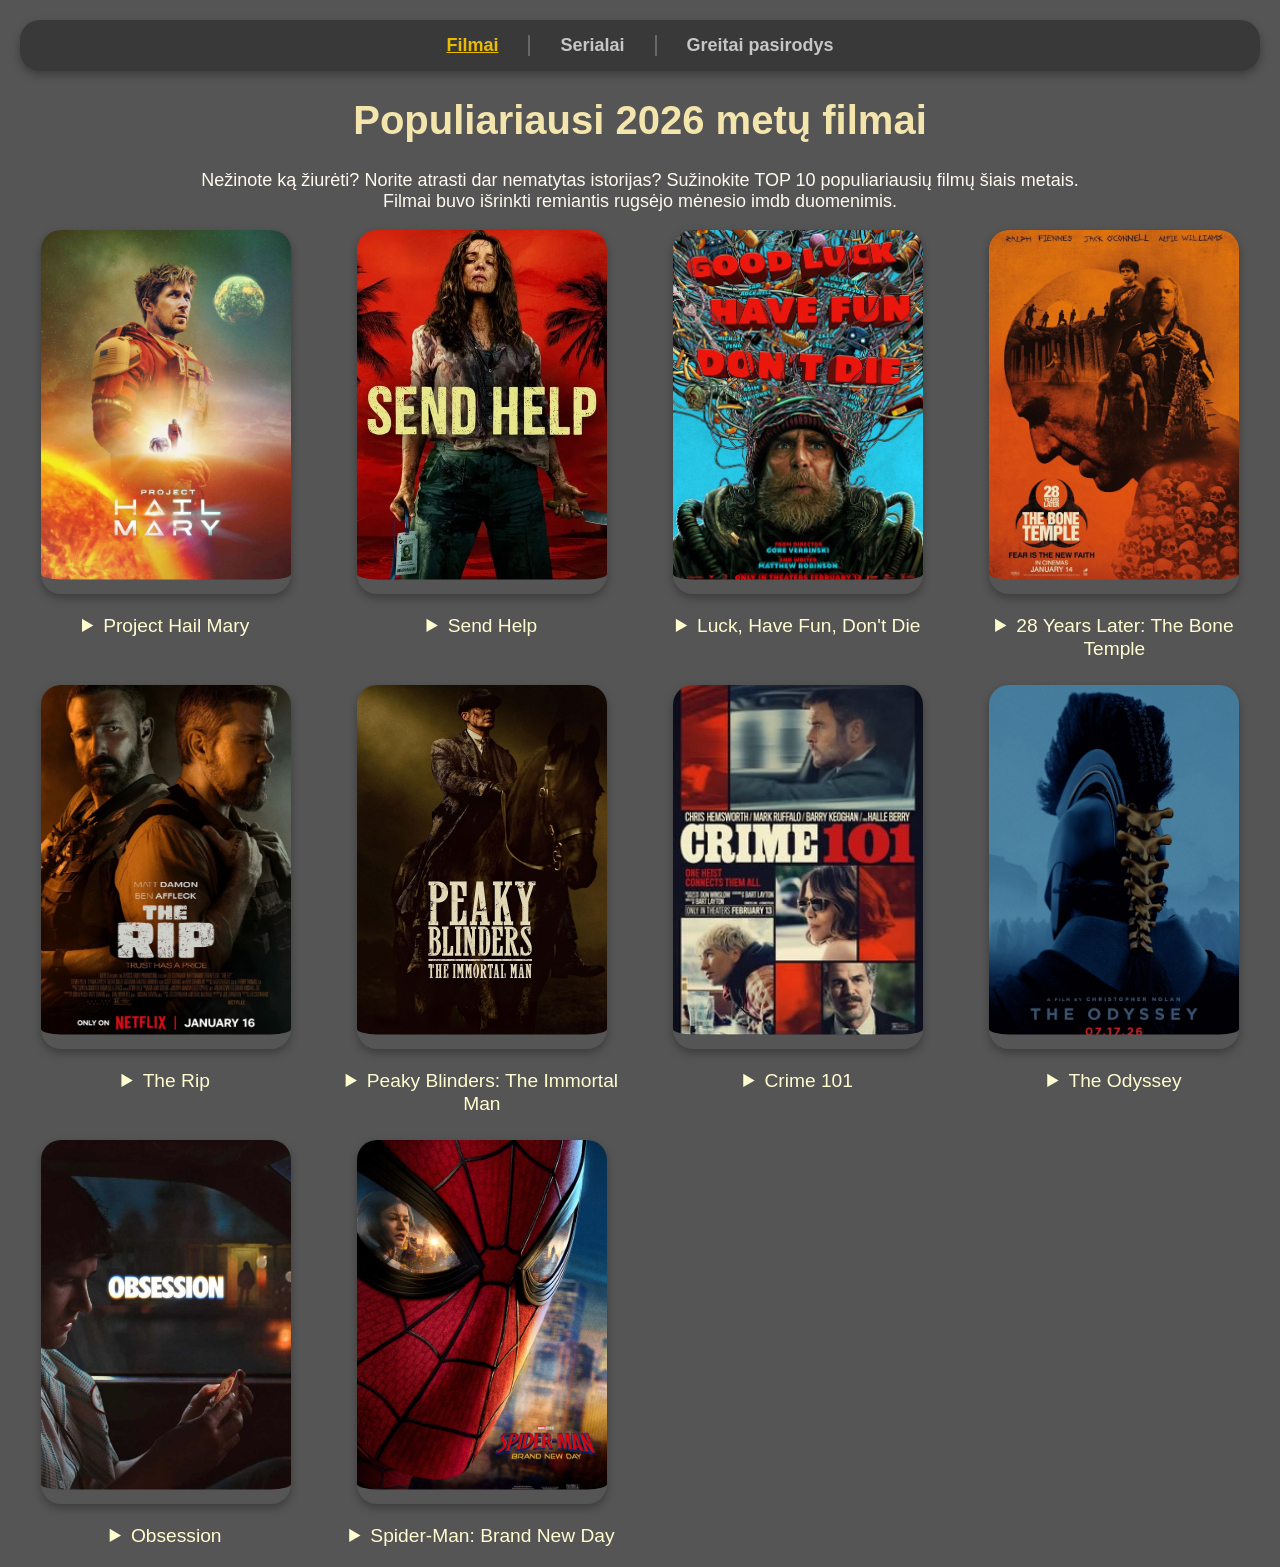
<file: index.html>
<!DOCTYPE html>
<html lang = "lt">
    <head>
        <meta charset="UTF-8">
        <meta name="viewport" content="width=device-width, initial-scale=1.0">
        <title>Filmai_Tau</title>
        <link rel="stylesheet" href="style.css">
    </head>
    <body>
        <nav>
            <a class="active" href="index.html">Filmai</a>
            <a href="serialai.html">Serialai</a>
            <a href="netrukus.html">Greitai pasirodys</a>
        </nav>
    
        <h1>Populiariausi 2026 metų filmai</h1>
        <p class="sub">Nežinote ką žiurėti? Norite atrasti dar nematytas istorijas? Sužinokite TOP 10 populiariausių filmų šiais metais.
            <br>Filmai buvo išrinkti remiantis rugsėjo mėnesio imdb duomenimis. </p>
        <main class="movies">
            <article>
                <img src="imiges/nr1.JPG" alt="Project Hail Mary filmo plakatas">
                <details>
                    <summary><h2>Project Hail Mary</h2></summary>
                    <p> Gamtos mokslų mokytojas pabunda vienas kosminiame laive. Atmintis pamažu grįžta, ir jis sužino apie misiją sustabdyti paslaptingą 
                        medžiagą, naikinančią Žemės Saulę. Galiausiai jis supranta, kad netikėta draugystė gali būti raktas į sėkmę.
                        <br>
                        <br><strong>Metai:</strong> <em>2026</em> 
                        <br><strong>Trukmė:</strong> <em>2val 36min</em>
                        <br><strong>Režisierius:</strong> <em>Phil Lord, Christopher Miller</em>
                        <br><strong>Aktoriai:</strong> <em>Ryan Gosling, Sandra Huler, James Orliz</em>
                        <br> <span class="raiting"><strong>Reitingas:</strong> <em>8.2 (549K)</em></span></p>
                        
                </details>
            </article>

            <article>
                <img src="imiges/nr2.JPG" alt="Send Help filmo plakatas">
                <details>
                    <summary><h2>Send Help</h2></summary>
                    <p> Per daug darbo turinti analitikė ir jos arogantiškas, tik dėl šeimos ryšių aukštas pareigas gavęs viršininkas 
                        išgyvena lėktuvo katastrofą netoli Tailando. Jie priversti bendradarbiauti, kad išgyventų atokioje džiunglių saloje, 
                        o tuo metu jų įprastas galios santykis darbe ima griūti.
                        <br>
                        <br><strong>Metai:</strong> <em>2026</em> 
                        <br><strong>Trukmė:</strong> <em>1val 53min</em> 
                        <br><strong>Režisierius:</strong> <em>Sam Raimi</em> 
                        <br><strong>Aktoriai:</strong> <em>Rachel McAdams, Dylan O'Brien, Edyll</em>
                        <br> <span class="raiting"><strong>Reitingas:</strong> <em>6.7 (155K)</em></span></p>
                </details>
            </article>

            <article>
                <img src="imiges/nr3.JPG" alt="Good Luck, Have Fun, Don't Die filmo plakatas">
                <details>
                    <summary><h2>Luck, Have Fun, Don't Die</h2></summary>
                    <p> „Žmogus iš ateities“ atvyksta į Los Andželo užkandinę, kur turi suburti tiksliai parinktą grupę 
                        nepatenkintų lankytojų. Kartu jie leidžiasi į vienos nakties misiją, kurios tikslas - 
                        išgelbėti pasaulį nuo mirtinos grėsmės, kurią kelia nevaldomas dirbtinis intelektas.
                        <br>
                        <br><strong>Metai:</strong> <em>2025</em> 
                        <br><strong>Trukmė:</strong> <em>2val 14min</em> 
                        <br><strong>Režisierius:</strong> <em>Gore Verbinski</em> 
                        <br><strong>Aktoriai:</strong> <em>Sam Rockwell, Juno Temple, Haley Lu Richardson</em>
                        <br> <span class="raiting"><strong>Reitingas:</strong> <em>7.0 (78K)</em></span></p>
                </details>
            </article>

            <article>
                <img src="imiges/nr4.JPG" alt="28 Years Later: The Bone Temple filmo plakatas">
                <details>
                    <summary><h2>28 Years Later: The Bone Temple</h2></summary>
                    <p> Kol Spike'as žemyninėje dalyje įsilieja į Jimmy Crystal gaują, daktaras Kelsonas padaro atradimą, 
                        galintį pakeisti visą pasaulį.
                        <br>
                        <br><strong>Metai:</strong> <em>2026</em> 
                        <br><strong>Trukmė:</strong> <em>1val 49min</em> 
                        <br><strong>Režisierius:</strong> <em>Nia DaCosta</em> 
                        <br><strong>Aktoriai:</strong> <em>Jack O'Connell, Alfie Williams, Connor Newall</em>
                        <br> <span class="raiting"><strong>Reitingas:</strong> <em>7.2 (127K)</em></span></p>
                </details>
            </article>

            <article>
                <img src="imiges/nr5.JPG" alt="The Rip filmo plakatas">
                <details>
                    <summary><h2>The Rip</h2></summary>
                    <p> Grupė Majamio policininkų aptinka milijonus dolerių grynųjų pinigų. Kai pašaliniai žmonės sužino 
                        apie didžiulį grobį, tarp pareigūnų kyla nepasitikėjimas ir jie ima abejoti, kuo iš tiesų galima pasikliauti.
                        <br>
                        <br><strong>Metai:</strong> <em>2026</em> 
                        <br><strong>Trukmė:</strong> <em>1val 53min</em> 
                        <br><strong>Režisierius:</strong> <em>Joe Carnahan</em> 
                        <br><strong>Aktoriai:</strong> <em>Matt Damon, Ben Affleck, Steven Yeun</em>
                        <br> <span class="raiting"><strong>Reitingas:</strong> <em>6.8 (147K)</em></span></p>
                </details>
            </article>

            <article>
                <img src="imiges/nr6.JPG" alt="Peaky Blinders: The Immortal Man filmo plakatas">
                <details>
                    <summary><h2>Peaky Blinders: The Immortal Man</h2></summary>
                    <p> Antrojo pasaulinio karo metais Tommy Shelby grįžta į subombarduotą Birmingamą ir įsitraukia į slaptas 
                        karo meto misijas, kuriose susiduria su naujomis grėsmėmis ir yra priverstas susitaikyti su savo praeitimi.
                        <br>
                        <br><strong>Metai:</strong> <em>2026 </em>
                        <br><strong>Trukmė:</strong> <em>1val 52min </em>
                        <br><strong>Režisierius:</strong> <em>Tom Harper </em>
                        <br><strong>Aktoriai:</strong> <em>Cillian Murphy, Rebecca Ferguson, Tim Roth</em>
                        <br> <span class="raiting"><strong>Reitingas:</strong> <em>6.5 (90K)</em></span></p>
                </details>
            </article>

            <article>
                <img src="imiges/nr7.JPG" alt="Crime 101 filmo plakatas">
                <details>
                    <summary><h2>Crime 101</h2></summary>
                    <p> Kruopštus brangakmenių vagis rizikuoja nepriekaištinga savo reputacija, susidurdamas su ne mažiau įkyriu 
                        detektyvu ir nenuspėjamu varžovu. Tuo metu neįvertinta draudimo brokerė, po dešimtmečius trukusios profesinės 
                        nepagarbos, tampa jo bendrininke.
                        <br>
                        <br><strong>Metai:</strong> <em>2026 </em>
                        <br><strong>Trukmė:</strong> <em>2val 20min</em>
                        <br><strong>Režisierius:</strong> <em>Bart Layton </em>
                        <br><strong>Aktoriai:</strong> <em>Chris Hemsworth, Mark Ruffalo, Barry Keoghan</em>
                        <br> <span class="raiting"><strong>Reitingas:</strong> <em>6.8 (96K)</em></span></p>
                </details>
            </article>

            <article>
                <img src="imiges/nr8.JPG" alt="The Odyssey filmo plakatas">
                <details>
                    <summary><h2>The Odyssey</h2></summary>
                    <p> Po Trojos karo Odisėjas leidžiasi į pavojingą kelionę namo, į Itakę. Pakeliui jis susiduria su tokiomis 
                        būtybėmis kaip kiklopas Polifemas, sirenos ir Kalipsė.
                        <br>
                        <br><strong>Metai:</strong> <em>2026 </em>
                        <br><strong>Trukmė:</strong> <em>2val 52min </em>
                        <br><strong>Režisierius:</strong> <em>Christopher Nolan</em>
                        <br><strong>Aktoriai:</strong> <em>Matt Damon, Tom Holland, Anne Hathaway</em>
                        <br> <span class="raiting"><strong>Reitingas:</strong> <em>8.4 (498K)</em></span></p>
                </details>
            </article>

            <article>
                <img src="imiges/nr9.JPG" alt="Obsession filmo plakatas">
                <details>
                    <summary><h2>Obsession </h2></summary>
                    <p> Sudaužęs paslaptingąjį „One Wish Willow“, kad laimėtų savo simpatijos širdį, 
                        beviltiškas romantikas gauna būtent tai, ko prašė. Tačiau netrukus jis supranta, 
                        kad kai kurie troškimai gali turėti tamsią ir grėsmingą kainą.
                        <br>
                        <br><strong>Metai:</strong> <em>2025 </em>
                        <br><strong>Trukmė:</strong> <em>1val 49min </em>
                        <br><strong>Režisierius:</strong> <em>Curry Barker </em>
                        <br><strong>Aktoriai:</strong> <em>Michael Johnston, Inde Navarrette, Cooper Tomlinson</em>
                        <br> <span class="raiting"><strong>Reitingas:</strong> <em>7.8 (370K)</em></span></p>
                </details>
            </article>

            <article>
                <img src="imiges/nr10.JPG" alt="Spider-Man: Brand New Day filmo plakatas">
                <details>
                    <summary><h2>Spider-Man: Brand New Day</h2></summary>
                    <p> Pamirštas Peteris Parkeris gyvena vienas ir visą savo laiką skiria Žmogaus-voro vaidmeniui. Tačiau augantis 
                        spaudimas išprovokuoja pavojingus pokyčius, o netrukus pasirodo naujas galingas priešas.
                        <br>
                        <br><strong>Metai:</strong> <em>2026 </em>
                        <br><strong>Trukmė:</strong> <em>2val 25min </em>
                        <br><strong>Režisierius:</strong> <em>Destin Daniel Cretton </em>
                        <br><strong>Aktoriai:</strong> <em>Tom Holland, Zendaya, Mark Ruffalo</em>
                        <br> <span class="raiting"><strong>Reitingas:</strong> <em>8.0 (302K)</em></span></p>
                </details>
            </article>
        </main>
    </body>
</html>
</file>
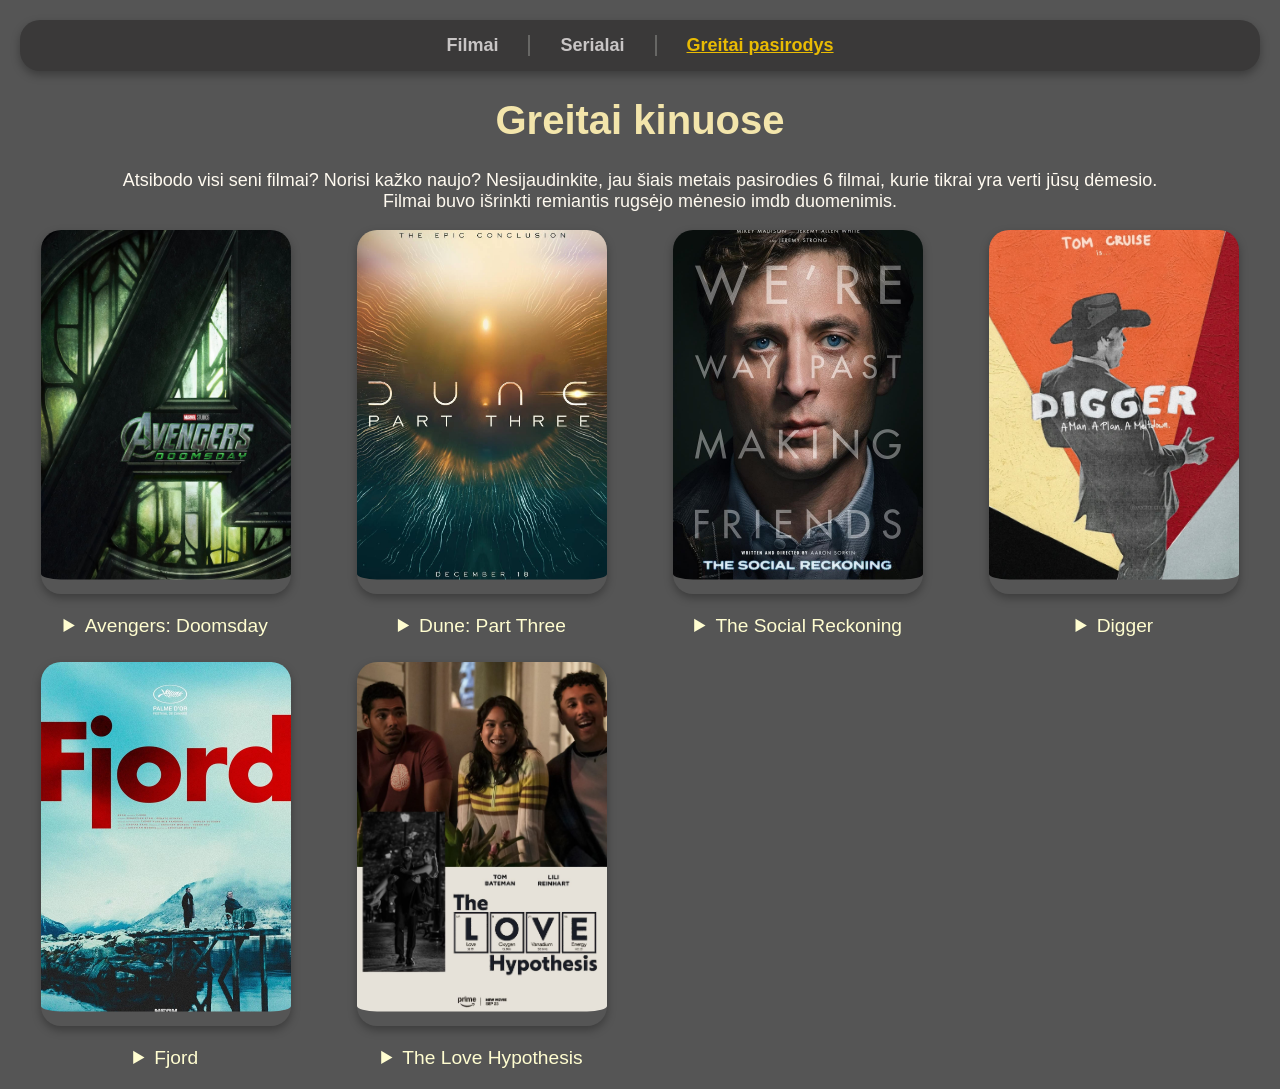
<file: netrukus.html>
<!DOCTYPE html>
<html lang = "lt">
    <head>
        <meta charset="UTF-8">
        <meta name="viewport" content="width=device-width, initial-scale=1.0">
        <title>Filmai_Tau</title>
        <link rel="stylesheet" href="style.css">
    </head>
    <body>
        <nav>
            <a href="index.html">Filmai</a>
            <a href="serialai.html">Serialai</a>
            <a class="active" href="netrukus.html">Greitai pasirodys</a>
        </nav>

        <h1>Greitai kinuose</h1>
        <p class="sub">Atsibodo visi seni filmai? Norisi kažko naujo? Nesijaudinkite, jau šiais metais pasirodies 6 filmai, kurie tikrai yra verti jūsų dėmesio.
            <br>Filmai buvo išrinkti remiantis rugsėjo mėnesio imdb duomenimis. </p>

        <main class="movies">
            <article>
                <img src="images_netrukus/nr1.JPG" alt="Avengers: Doomsday filmo plakatas">
                <details>
                    <summary><h2>Avengers: Doomsday</h2></summary>
                    <p> Herojai iš trijų skirtingų pasaulių turi susivienyti, kai netikėtai atsiduria kartu ir susiduria su 
                        katastrofiška grėsme, galinčia sunaikinti viską, ką jie pažįsta.
                        <br>
                        <br><strong>Pasirodys:</strong> <em>2026-12-18</em> 
                        <br><strong>Trukmė:</strong> <em>2val 45min</em>
                        <br><strong>Režisierius:</strong> <em>Anthony Russo, Joe Russo</em>
                        <br><strong>Aktoriai:</strong> <em>Robert Downey Jr., Pedro Pascal, Chris Hemsworth</em></p>
                </details>
            </article>

            <article>
                <img src="images_netrukus/nr2.JPG" alt="Dune: Part Three filmo plakatas">
                <details>
                    <summary><h2>Dune: Part Three</h2></summary>
                    <p> Imperatorius Paulas Atreidas susiduria su savo iškilimo į valdžią pasekmėmis, kai politinės intrigos ir
                         visą galaktiką apimantis šventasis karas kelia grėsmę ateičiai, kurią matyti gali tik jis.
                        <br>
                        <br><strong>Pasirodys:</strong> <em>2026-12-18</em> 
                        <br><strong>Trukmė:</strong> <em>2val 20min</em>
                        <br><strong>Režisierius:</strong> <em>Denis Villeneuve</em>
                        <br><strong>Aktoriai:</strong> <em>Timothée Chalamet, Zendaya, Jason Momoa</em></p>
                </details>
            </article>

            <article>
                <img src="images_netrukus/nr3.JPG" alt="The Social Reckoning filmo plakatas">
                <details>
                    <summary><h2>The Social Reckoning</h2></summary>
                    <p> Pasakojama apie jauną „Facebook“ inžinierę Frances Haugen, kuri, padedama „Wall Street Journal“ 
                        žurnalisto Jeffo Horwitzo, nusprendžia atskleisti labiausiai saugomas socialinio tinklo paslaptis.
                        <br>
                        <br><strong>Pasirodys:</strong> <em>2026-10-09</em> 
                        <br><strong>Trukmė:</strong> <em>1val 52min</em>
                        <br><strong>Režisierius:</strong> <em>Aaron Sorkin</em>
                        <br><strong>Aktoriai:</strong> <em>Jeremy Allen White, Betty Gilpin, Mikey Madison</em></p>
                </details>
            </article>

            <article>
                <img src="images_netrukus/nr4.JPG" alt="Digger filmo plakatas">
                <details>
                    <summary><h2>Digger</h2></summary>
                    <p> Galingiausias pasaulio žmogus leidžiasi į beviltišką misiją įrodyti, kad jis yra
                         žmonijos gelbėtojas, kol jo paties sukelta katastrofa nesunaikino visko.
                        <br>
                        <br><strong>Pasirodys:</strong> <em>2026-10-02</em> 
                        <br><strong>Trukmė:</strong> <em>2val 8min</em>
                        <br><strong>Režisierius:</strong> <em>Alejandro G. Iñárritu</em>
                        <br><strong>Aktoriai:</strong> <em>Tom Cruise, Riz Ahmed, John Goodman</em></p>
                </details>
            </article>

            <article>
                <img src="images_netrukus/nr5.JPG" alt="Fjord filmo plakatas">
                <details>
                    <summary><h2>Fjord</h2></summary>
                    <p> Norvegijoje gyvenanti rumunų imigrantų šeima patenka į tyrimo akiratį ir susiduria 
                        su vietos teisinės sistemos kontrole bei vertinimu.
                        <br>
                        <br><strong>Pasirodys:</strong> <em>2026-11-13</em> 
                        <br><strong>Trukmė:</strong> <em>2val 26min</em>
                        <br><strong>Režisierius:</strong> <em>Cristian Mungiu</em>
                        <br><strong>Aktoriai:</strong> <em>Sebastian Stan, Renate Reinsve, Lisa Carlehed</em></p>
                </details>
            </article>

            <article>
                <img src="images_netrukus/nr6.JPG" alt="The Love Hypothesis filmo plakatas">
                <details>
                    <summary><h2>The Love Hypothesis</h2></summary>
                    <p> Po impulsyvaus bučinio du mokslininkai netikėtai atsiduria apsimestiniuose santykiuose, 
                        taip išbandydami savo teorijas apie meilę ir vienas kitą.
                        <br>
                        <br><strong>Pasirodys:</strong> <em>2026-09-23</em> 
                        <br><strong>Trukmė:</strong> <em>1val 50min</em>
                        <br><strong>Režisierius:</strong> <em>Claire Scanlon</em>
                        <br><strong>Aktoriai:</strong> <em>Lili Reinhart, Tom Bateman, Rachel Marsh</em></p>
                </details>
            </article>

        </main>


    </body>
</html>
</file>
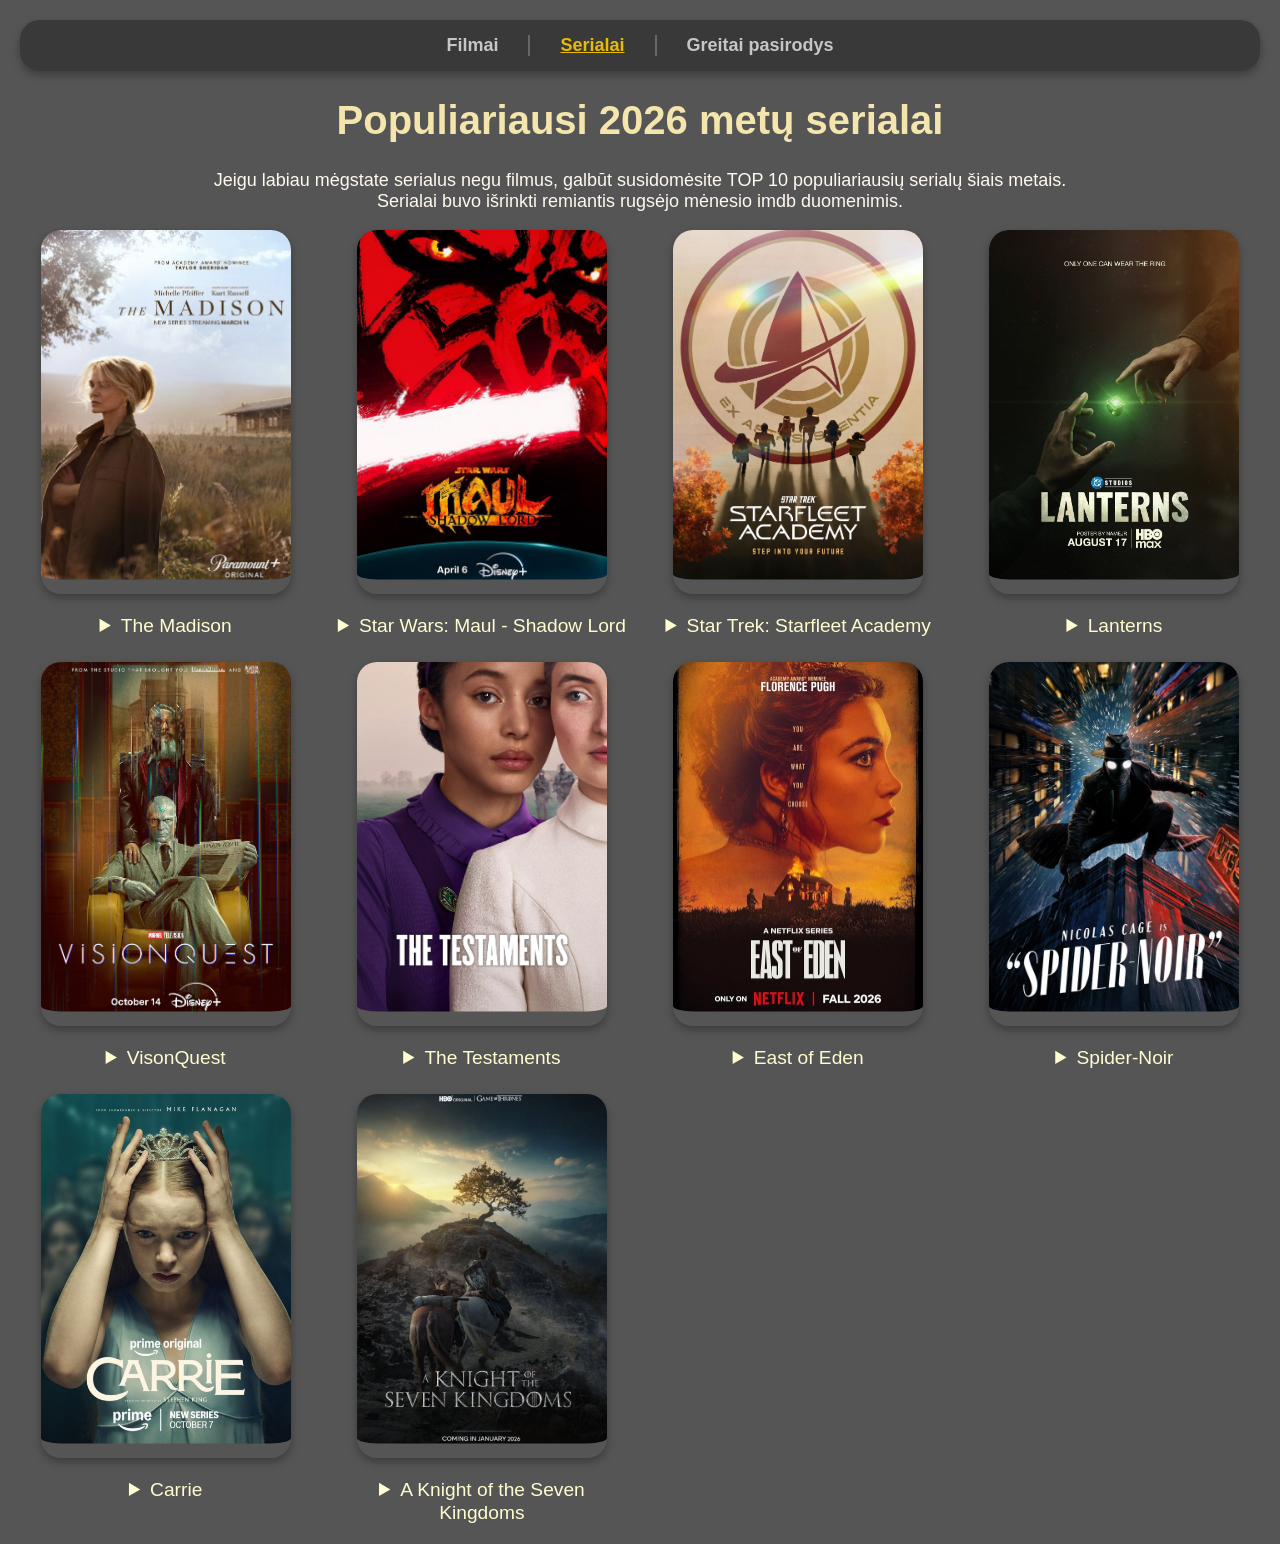
<file: serialai.html>
<!DOCTYPE html>
<html lang = "lt">
    <head>
        <meta charset="UTF-8">
        <meta name="viewport" content="width=device-width, initial-scale=1.0">
        <title>Filmai_Tau</title>
        <link rel="stylesheet" href="style.css">
    </head>
    <body>
        <nav>
            <a href="index.html">Filmai</a>
            <a class="active"  href="serialai.html">Serialai</a>
            <a href="netrukus.html">Greitai pasirodys</a>
        </nav>

        <h1>Populiariausi 2026 metų serialai</h1>
        <p class="sub">Jeigu labiau mėgstate serialus negu filmus, galbūt susidomėsite TOP 10 populiariausių serialų šiais metais.
            <br>Serialai buvo išrinkti remiantis rugsėjo mėnesio imdb duomenimis. </p>

        <main class="movies">
            <article>
                <img src="images_serialai/nr1.JPG" alt="The Madison serialo plakatas">
                <details>
                    <summary><h2>The Madison</h2></summary>
                    <p> Po tragedijos Niujorko šeimos gyvenimas ima byrėti. Atostogaudami Montanos kaimiškoje vietovėje 
                        jie išgyvena netektį ir sielvartą, kartu bandydami atrasti žmogišką ryšį gilaus skausmo akivaizdoje.
                        <br>
                        <br><strong>Metai:</strong> <em>2026-</em> 
                        <br><strong>Režisierius:</strong> <em>Taylor Sheridan</em>
                        <br><strong>Aktoriai:</strong> <em>Michelle Pfeiffer, Kurt Russell, Beau Garrett</em>
                        <br> <span class="raiting"><strong>Reitingas:</strong> <em>7.8 (24K)</em></span></p>
                </details>
            </article>

            <article>
                <img src="images_serialai/nr2.JPG" alt="Star Wars: Maul - Shadow Lord serialo plakatas">
                <details>
                    <summary><h2>Star Wars: Maul - Shadow Lord</h2></summary>
                    <p> Pasibaigus Klonų karams, Maulas kuria planą atkurti savo nusikalstamą sindikatą planetoje,
                         kurios dar nepasiekė Imperija.
                        <br>
                        <br><strong>Metai:</strong> <em>2026-</em> 
                        <br><strong>Režisierius:</strong> <em>Dave Filoni, Matt Michnovetz</em>
                        <br><strong>Aktoriai:</strong> <em>Sam Witwer, Dennis Haysbert, Gideon Adlon</em>
                        <br> <span class="raiting"><strong>Reitingas:</strong> <em>8.5 (31K)</em></span></p>
                </details>
            </article>

            <article>
                <img src="images_serialai/nr3.JPG" alt="Star Trek: Starfleet Academy serialo plakatas">
                <details>
                    <summary><h2>Star Trek: Starfleet Academy</h2></summary>
                    <p> Jauni kadetai rengiasi tapti Žvaigždžių flotilės karininkais, tuo pat metu susidurdami su draugyste, 
                        varžymusi ir romantika, o paslaptinga grėsmė iškyla tiek Akademijai, tiek visai Federacijai.
                        <br>
                        <br><strong>Metai:</strong> <em>2026-2027</em> 
                        <br><strong>Režisierius:</strong> <em>Gaia Violo, Alex Kurtzman, Noga Landau</em>
                        <br><strong>Aktoriai:</strong> <em>Holly Hunter, Sandro Rosta, Karim Diane</em>
                        <br> <span class="raiting"><strong>Reitingas:</strong> <em>4.6 (34K)</em></span></p>
                </details>
            </article>

            <article>
                <img src="images_serialai/nr4.JPG" alt="Lanterns serialo plakatas">
                <details>
                    <summary><h2>Lanterns</h2></summary>
                    <p> „Lanterns“ pasakoja apie naujoką Johną Stewartą ir Žibintų legendą Halą Jordaną - du 
                        tarpgalaktinius pareigūnus, įsitraukiančius į tamsią, Žemėje vykstančią paslaptį, kai jie tiria žmogžudystę Amerikos gilumoje.
                        <br>
                        <br><strong>Metai:</strong> <em>2026-</em> 
                        <br><strong>Režisierius:</strong> <em>Tom King, Damon Lindelof, Chris Mundy</em>
                        <br><strong>Aktoriai:</strong> <em>Kyle Chandler, Aaron Pierre, Kelly Macdonald</em>
                        <br> <span class="raiting"><strong>Reitingas:</strong> <em>7.8 (35K)</em></span></p>
                </details>
            </article>

            <article>
                <img src="images_serialai/nr5.JPG" alt="VisonQuest serialo plakatas">
                <details>
                    <summary><h2>VisonQuest</h2></summary>
                    <p> Vizija susiduria su daugybe iššūkių, bandydamas susigrąžinti savo prisiminimus ir žmogiškumą.
                        <br>
                        <br><strong>Metai:</strong> <em>2026-</em> 
                        <br><strong>Režisierius:</strong> <em>Christopher J. Byrne, Terry Matalas, Gandja Monteiro, Vincenzo Natali</em>
                        <br><strong>Aktoriai:</strong> <em>Paul Bettany, James Spader, Emily Hampshire</em></p>
                </details>
            </article>

            <article>
                <img src="images_serialai/nr6.JPG" alt="The Testaments serialo plakatas">
                <details>
                    <summary><h2>The Testaments</h2></summary>
                    <p> Šis serialo „Tarnaitės pasakojimas“ tęsinys pasakoja apie Agnes ir Daisy - dvi paaugles Gileade, 
                        kurios turi išgyventi elitinėje parengiamojoje mokykloje, kur paklusnumas užtikrinamas žiauriomis priemonėmis. 
                        Jų ryšys tampa pokyčių, kurie pakeis jų gyvenimus, katalizatoriumi.
                        <br>
                        <br><strong>Metai:</strong> <em>2026-</em> 
                        <br><strong>Režisierius:</strong> <em>Bruce Miller</em>
                        <br><strong>Aktoriai:</strong> <em>Chase Infiniti, Lucy Halliday, Mabel Li</em>
                        <br> <span class="raiting"><strong>Reitingas:</strong> <em>8.2 (15K)</em></span></p>
                </details>
            </article>

            <article>
                <img src="images_serialai/nr7.JPG" alt="East of Eden serialo plakatas">
                <details>
                    <summary><h2>East of Eden</h2></summary>
                    <p> Kalifornijos Salinaso slėnio žemdirbystės kraštuose iš kartos į kartą 
                        dvi šeimos - Traskai ir Hamiltonai - yra pasmerktos pakartoti lemtingą Kaino ir Abelio istoriją.
                        <br>
                        <br><strong>Metai:</strong> <em>2026</em> 
                        <br><strong>Režisierius:</strong> <em>Garth Davis, Laure de Clermont-Tonnerre</em>
                        <br><strong>Aktoriai:</strong> <em>Florence Pugh, Mike Faist, Christopher Abbott</em></p>
                </details>
            </article>

            <article>
                <img src="images_serialai/nr8.JPG" alt="Spider-Noir serialo plakatas">
                <details>
                    <summary><h2>Spider-Noir</h2></summary>
                    <p> Benas Reilly, patyręs ir nesėkmių persekiojamas 1930-ųjų Niujorko privatus detektyvas, po giliai 
                        asmeniškos tragedijos yra priverstas stoti į kovą su savo praeitimi kaip vienintelis miesto superherojus.
                        <br>
                        <br><strong>Metai:</strong> <em>2026</em> 
                        <br><strong>Režisierius:</strong> <em>Oren Uziel</em>
                        <br><strong>Aktoriai:</strong> <em>Nicolas Cage, Lamorne Morris, Li Jun Li</em>
                        <br> <span class="raiting"><strong>Reitingas:</strong> <em>7.7 (72K)</em></span></p>
                </details>
            </article>

            <article>
                <img src="images_serialai/nr9.JPG" alt="Carrie serialo plakatas">
                <details>
                    <summary><h2>Carrie</h2></summary>
                    <p> Nuo pasaulio izoliuojama mergina, turinti telekinetinių galių, patiria patyčias, kurios, 
                        veikiamos valdžios trokštančios motinos įtakos, galiausiai priveda prie siaubingo ir kruvino įvykio.
                        <br>
                        <br><strong>Metai:</strong> <em>2026-</em> 
                        <br><strong>Režisierius:</strong> <em>Mike Flanagan</em>
                        <br><strong>Aktoriai:</strong> <em>Summer H. Howell, Matthew Lillard, Amber Midthunder</em>
                        <br> <span class="raiting"><strong>Reitingas:</strong> <em>7.2 (47)</em></span></p>
                </details>
            </article>

            <article>
                <img src="images_serialai/nr10.JPG" alt="A Knight of the Seven Kingdoms serialo plakatas">
                <details>
                    <summary><h2>A Knight of the Seven Kingdoms</h2></summary>
                    <p> Šimtas metų prieš „Sostų karų“ įvykius seras Dankanas Aukštasis ir jo ginklanešys Kiaušinis klajoja po Vesterosą, 
                        kol Targarjenų dinastija valdo Geležinį sostą. Neatskiriamų draugų laukia didingi likimai ir priešai.
                        <br>
                        <br><strong>Metai:</strong> <em>2026-</em> 
                        <br><strong>Režisierius:</strong> <em>George R.R. Martin, Ira Parker</em>
                        <br><strong>Aktoriai:</strong> <em>Peter Claffey, Dexter Sol Ansell, Daniel Ings</em>
                        <br> <span class="raiting"><strong>Reitingas:</strong> <em>8.6 (286K)</em></span></p>
                </details>
            </article>

        </main>
    </body>
</html>
</file>
<file: style.css>
body{
    font-family: Arial, sans-serif;
    font-size: 18px;
    margin: 0;
    padding: 20px;
    background-color: #555555;
}

h1 {
    color: #F3E5AB;
    font-size: 40px;
    text-align: center;
}

.sub{
    color: #FFFAF0;
    text-align: center;
    font-weight: normal;
}

.movies {
    display: grid;
    grid-template-columns: repeat(4, 1fr);
    gap: 25px;
}

article {
    color: #FFF8E7;
    font-size: 20px;
    text-align: center;
}

article img {
    width: 100%;
    max-width: 250px;
    padding-bottom: 5%;
    border-radius: 20px;
    box-shadow: 0 4px 10px rgba(0, 0, 0, 0.3);
    height: 350px; 
    object-fit: cover; 
    object-position: center; 
}

article summary{
    color: #FFFDD0;
    padding-top: 5%;
    
}

article h2 {
    display: inline; 
    color: #FFFDD0;
    font-size: 1.2rem;
    margin: 0;
    font-weight: normal;
}

.raiting{
    color:  #f6f4c4;
}

nav {
    display: flex;
    padding-bottom: 5%;
    padding-top: 5%;
    border-radius: 20px;
    box-shadow: 0 4px 10px rgba(0, 0, 0, 0.3);
    justify-content: center;
    gap: 30px;
    padding: 15px;
    background-color: #3a3939;
    text-align: center;
}

nav a.active {
    color: #e9bb03;
    text-decoration: underline;
}

nav a {
    color: rgb(200, 197, 197);
    text-decoration: none;
    font-size: 18px;
    font-weight: bold;
}

nav a + a {
    border-left: 2px solid #676765;
    padding-left: 30px;
}

@media (max-width: 900px) {
    .movies {
        grid-template-columns: repeat(2, 1fr);
    }
}

@media (max-width: 600px) {
    .movies {
        grid-template-columns: 1fr;
    }
}
</file>
